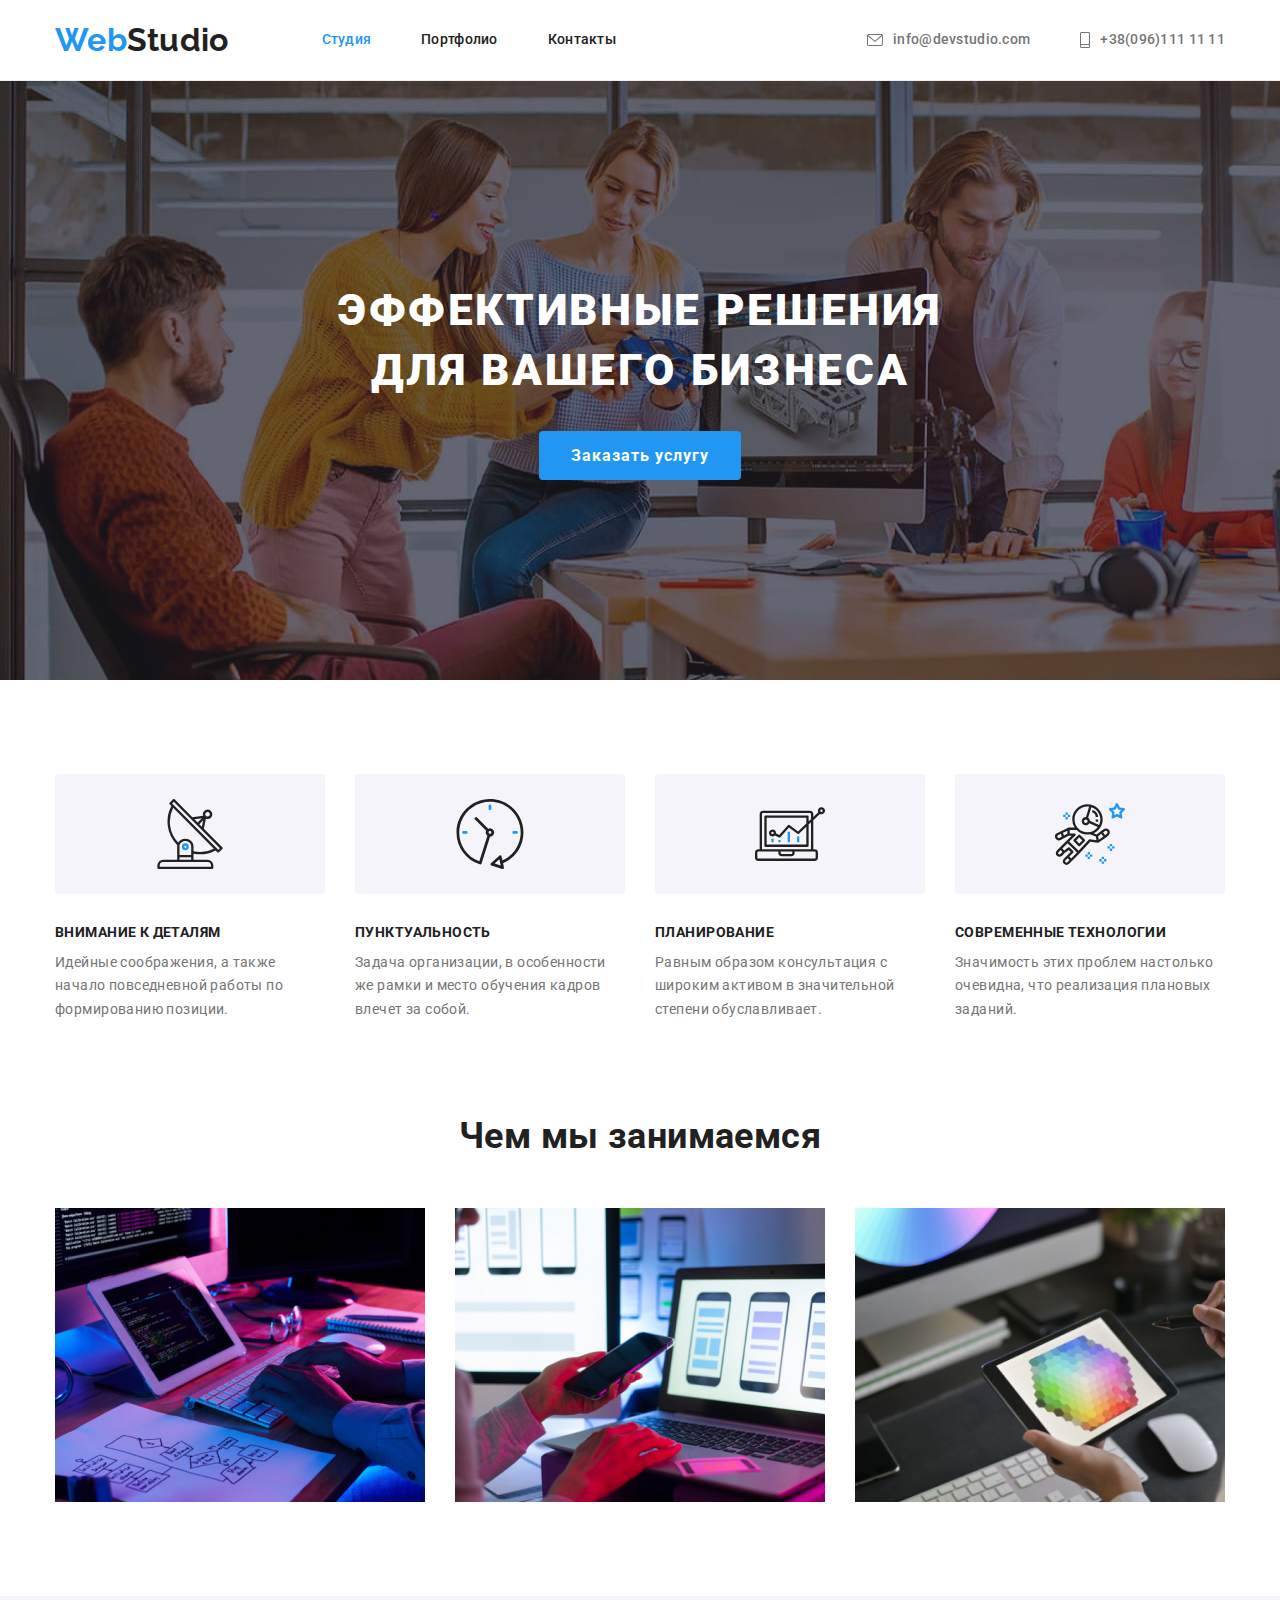
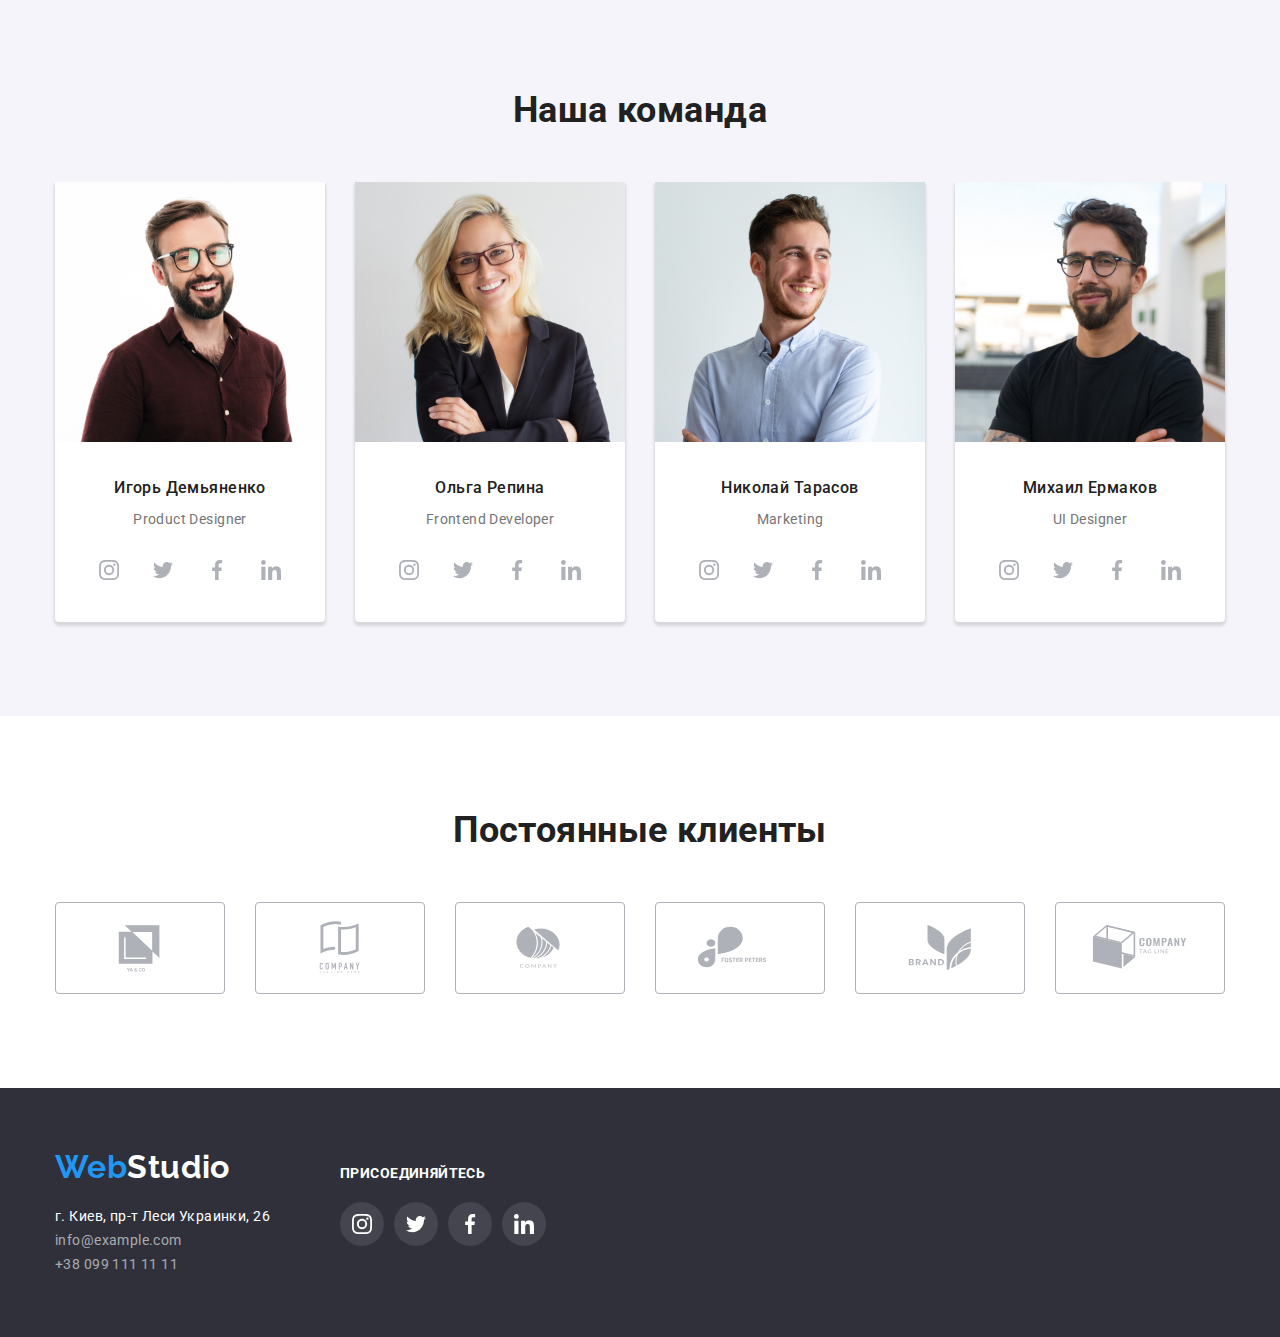
<file: index.html>
<!DOCTYPE html>
<html lang="en">

<head>
   <meta charset="utf-8">
   <title>GoIt Home Work4</title>
   <link rel="preconnect" href="https://fonts.googleapis.com">
   <link rel="preconnect" href="https://fonts.gstatic.com" crossorigin>
   <link href="https://fonts.googleapis.com/css2?family=Raleway:wght@700&family=Roboto:wght@400;500;700&display=swap"
      rel="stylesheet">
   <link rel="stylesheet"
      href="https://cdnjs.cloudflare.com/ajax/libs/modern-normalize/1.0.0/modern-normalize.min.css" />
   <link rel="stylesheet" href="./css/main.css">
</head>

<body class="page">
   <!--загальний стайл body-->
   <header class="section header">
      <div class="container header-conteiner">
         <nav class="header-list">
            <a href="index.html" class="logo-header"><span style="color: var(--accent-color)">Web</span>Studio</a>

            <ul class="style-nav">
               <li class="link-list"><a class="link current" href="index.html">Студия</a></li>
               <li class="link-list"><a class="link" href="portfolio.html">Портфолио</a></li>
               <li class="link-list"><a class="link" href="">Контакты</a></li>
            </ul>
         </nav>

         <ul class="info">
            <li class="info-list">

               <a class="info-link" href="mailto:info@devstudio.com">
                  <svg class="info-icon" width="16" height="12">
                     <use href="./img/icon/icons.svg#icon-envelope"></use>
                  </svg>
                  info@devstudio.com</a>
            </li>
            <li class="info-list">
               <a class="info-link" href="tel:+380961111111">
                  <svg class="info-icon" width="10" height="16">
                     <use href="./img/icon/icons.svg#icon-phone"></use>
                  </svg>
                  +38(096)111 11 11</a>
            </li>
         </ul>
      </div>
   </header>

   <main>
      <!--секція Герой-->
      <section class="section herostyle background-hero">
         <div class="container hero ">

            <h1 class="hero-title">Эффективные решения для вашего бизнеса</h1>

            <button type="button" class="hero-button" name="Order services">Заказать услугу</button>

         </div>
      </section>

      <!--секція Особливості-->
      <section class="section special">

         <div class="container galary-top">

            <h2 class="special-title visually-hidden">Особенности</h2>

            <ul class="galery-special">
               <li class="subtitle-list">
                  <div class="card-icon">
                     <svg class="galery-icon" width="70" height="70">
                        <use href="./img/icon/icons.svg#icon-antenna"></use>
                     </svg>
                  </div>
                  <h3 class=" special-subtitle">Внимание к деталям</h3>
                  <p class="special-text">Идейные соображения, а также начало повседневной работы по формированию
                     позиции.
                  </p>
               </li>

               <li class="subtitle-list">
                  <div class="card-icon">
                     <svg class="galery-icon" width="70" height="70">
                        <use href="./img/icon/icons.svg#icon-clock"></use>
                     </svg>
                  </div>
                  <h3 class="special-subtitle">Пунктуальность</h3>
                  <p>Задача организации, в особенности же рамки и место обучения кадров влечет за собой.</p>
               </li>

               <li class="subtitle-list">
                  <div class="card-icon">
                     <svg class="galery-icon" width="70" height="70">
                        <use href="./img/icon/icons.svg#icon-diagram"></use>
                     </svg>
                  </div>
                  <h3 class="special-subtitle">Планирование</h3>
                  <p>Равным образом консультация с широким активом в значительной степени обуславливает.</p>
               </li>

               <li class="subtitle-list">
                  <div class="card-icon">
                     <svg class="galery-icon" width="70" height="70">
                        <use href="./img/icon/icons.svg#icon-astronaut"></use>
                     </svg>
                  </div>
                  <h3 class="special-subtitle">Современные технологии</h3>
                  <p>Значимость этих проблем настолько очевидна, что реализация плановых заданий.</p>
               </li>

            </ul>
         </div>
      </section>

      <!--секція Галерея-->
      <section class="section work">

         <div class=" container work-list">

            <h2 class="work-title">Чем мы занимаемся</h2>

            <ul class="work-title-img">

               <li class="work-img">
                  <a class="work-link" href="">
                     <img class="pict" src="./img/box1.jpg" alt="Desk top" width="370" height="294">
                  </a>
               </li>

               <li class="work-img">
                  <a class="work-link" href="">
                     <img class="pict" src="./img/box2.jpg " alt="Mobile phone" width="370" height="294">
                  </a>
               </li>

               <li class="work-img">
                  <a class="work-link" href="">
                     <img class="pict" src="./img/box3.jpg " alt="Tabl" width="370" height="294">
                  </a>
               </li>
            </ul>
         </div>
      </section>

      <!--секція Команда-->
      <section class="section team">
         <div class="container teams-list">
            <h2 class="team-title">Наша команда</h2>
            <ul class="team-list">

               <li class="personal-pict"><img src="./img/card1.jpg" alt="Desk top" width="270">
                  <div class="personal-title">
                     <h3 class="personal-name">Игорь Демьяненко</h3>
                     <p class="personal-position">Product Designer</p>
                     <ul class="personals-tags">
                        <li class="persomal-link">
                           <a class="socials" href="https://www.instagram.com/" target="_blank"
                              rel="noopener noreferrer" aria-label="Инстаграм">

                              <svg class="social-icon" width="20" height="20">
                                 <use href="./img/icon/icons.svg#icon-instagram"></use>
                              </svg>
                           </a>
                        </li>
                        <li class="persomal-link">
                           <a class="socials" href="//www.https://twitter.com/" target="_blank"
                              rel="noopener noreferrer" aria-label="Твитер">

                              <svg class="social-icon" width="20" height="20">
                                 <use href="./img/icon/icons.svg#icon-twitter"></use>
                              </svg>
                           </a>
                        </li>
                        <li class="persomal-link">
                           <a class="socials" href="https://www.facebook.com/" target="_blank" rel="noopener noreferrer"
                              aria-label="Фейсбук">

                              <svg class="social-icon" width="20" height="20">
                                 <use href="./img/icon/icons.svg#icon-facebook"></use>
                              </svg>
                           </a>
                        </li>
                        <li class="persomal-link">
                           <a class="socials" href="https://www.linkedin.com/" target="_blank" rel="noopener noreferrer"
                              aria-label="Линкедин">

                              <svg class="social-icon" width="20" height="20">
                                 <use href="./img/icon/icons.svg#icon-linkedin"></use>
                              </svg>
                           </a>
                        </li>
                     </ul>


               <li class="personal-pict"><img src="./img/card2.jpg" alt="Desk top" width="270">
                  <div class="personal-title">
                     <h3 class="personal-name">Ольга Репина</h3>
                     <p class="personal-position">Frontend Developer</p>
                     <ul class="personals-tags">
                        <li class="persomal-link">
                           <a class="socials" href="https://www.instagram.com/" target="_blank"
                              rel="noopener noreferrer" aria-label="Инстаграм">

                              <svg class="social-icon" width="20" height="20">
                                 <use href="./img/icon/icons.svg#icon-instagram"></use>
                              </svg>
                           </a>
                        </li>
                        <li class="persomal-link">
                           <a class="socials" href="//www.https://twitter.com/" target="_blank"
                              rel="noopener noreferrer" aria-label="Твитер">

                              <svg class="social-icon" width="20" height="20">
                                 <use href="./img/icon/icons.svg#icon-twitter"></use>
                              </svg>
                           </a>
                        </li>
                        <li class="persomal-link">
                           <a class="socials" href="https://www.facebook.com/" target="_blank" rel="noopener noreferrer"
                              aria-label="Фейсбук">

                              <svg class="social-icon" width="20" height="20">
                                 <use href="./img/icon/icons.svg#icon-facebook"></use>
                              </svg>
                           </a>
                        </li>
                        <li class="persomal-link">
                           <a class="socials" href="https://www.linkedin.com/" target="_blank" rel="noopener noreferrer"
                              aria-label="Линкедин">

                              <svg class="social-icon" width="20" height="20">
                                 <use href="./img/icon/icons.svg#icon-linkedin"></use>
                              </svg>
                           </a>
                        </li>
                     </ul>
                  </div>

               </li>


               <li class="personal-pict"><img src="./img/card3.jpg" alt="Desk top" width="270">
                  <div class="personal-title">
                     <h3 class="personal-name">Николай Тарасов</h3>
                     <p class="personal-position">Marketing</p>
                     <ul class="personals-tags">
                        <li class="persomal-link">
                           <a class="socials" href="https://www.instagram.com/" target="_blank"
                              rel="noopener noreferrer" aria-label="Инстаграм">

                              <svg class="social-icon" width="20" height="20">
                                 <use href="./img/icon/icons.svg#icon-instagram"></use>
                              </svg>
                           </a>
                        </li>
                        <li class="persomal-link">
                           <a class="socials" href="//www.https://twitter.com/" target="_blank"
                              rel="noopener noreferrer" aria-label="Твитер">

                              <svg class="social-icon" width="20" height="20">
                                 <use href="./img/icon/icons.svg#icon-twitter"></use>
                              </svg>
                           </a>
                        </li>
                        <li class="persomal-link">
                           <a class="socials" href="https://www.facebook.com/" target="_blank" rel="noopener noreferrer"
                              aria-label="Фейсбук">

                              <svg class="social-icon" width="20" height="20">
                                 <use href="./img/icon/icons.svg#icon-facebook"></use>
                              </svg>
                           </a>
                        </li>
                        <li class="persomal-link">
                           <a class="socials" href="https://www.linkedin.com/" target="_blank" rel="noopener noreferrer"
                              aria-label="Линкедин">

                              <svg class="social-icon" width="20" height="20">
                                 <use href="./img/icon/icons.svg#icon-linkedin"></use>
                              </svg>
                           </a>
                        </li>
                     </ul>
                  </div>
               </li>


               <li class="personal-pict"><img src="./img/card4.jpg" alt="Desk top" width="270">
                  <div class="personal-title">
                     <h3 class="personal-name">Михаил Ермаков</h3>
                     <p class="personal-position">UI Designer</p>
                     <ul class="personals-tags">
                        <li class="persomal-link">
                           <a class="socials" href="https://www.instagram.com/" target="_blank"
                              rel="noopener noreferrer" aria-label="Инстаграм">

                              <svg class="social-icon" width="20" height="20">
                                 <use href="./img/icon/icons.svg#icon-instagram"></use>
                              </svg>
                           </a>
                        </li>
                        <li class="persomal-link">
                           <a class="socials" href="//www.https://twitter.com/" target="_blank"
                              rel="noopener noreferrer" aria-label="Твитер">

                              <svg class="social-icon" width="20" height="20">
                                 <use href="./img/icon/icons.svg#icon-twitter"></use>
                              </svg>
                           </a>
                        </li>
                        <li class="persomal-link">
                           <a class="socials" href="https://www.facebook.com/" target="_blank" rel="noopener noreferrer"
                              aria-label="Фейсбук">

                              <svg class="social-icon" width="20" height="20">
                                 <use href="./img/icon/icons.svg#icon-facebook"></use>
                              </svg>
                           </a>
                        </li>
                        <li class="persomal-link">
                           <a class="socials" href="https://www.linkedin.com/" target="_blank" rel="noopener noreferrer"
                              aria-label="Линкедин">

                              <svg class="social-icon" width="20" height="20">
                                 <use href="./img/icon/icons.svg#icon-linkedin"></use>
                              </svg>
                           </a>
                        </li>
                     </ul>
                  </div>
               </li>

            </ul>
         </div>
      </section>


      <!--секція Постійні клієнти-->
      <section class="section client">
         <div class="container client-general">
            <h2 class="client-title">Постоянные клиенты</h2>

            <ul class="client-subtitle">
               <li class="client-card">
                  <a class="client-link" href="">
                     <svg class="client-icon" width="106" height="60">
                        <use href="./img/icon/icons.svg#icon-logo"></use>
                     </svg></a>
               </li>
               <li class="client-card">
                  <a class="client-link" href="">
                     <svg class="client-icon" width="106" height="60">
                        <use href="./img/icon/icons.svg#icon-logo-1"></use>
                     </svg></a>
               </li>
               <li class="client-card">
                  <a class="client-link" href="">
                     <svg class="client-icon" width="106" height="60">
                        <use href="./img/icon/icons.svg#icon-logo-2"></use>
                     </svg></a>
               </li>
               <li class="client-card">
                  <a class="client-link" href="">
                     <svg class="client-icon" width="106" height="60">
                        <use href="./img/icon/icons.svg#icon-logo-3"></use>
                     </svg></a>
               </li>
               <li class="client-card">
                  <a class="client-link" href="">
                     <svg class="client-icon" width="106" height="60">
                        <use href="./img/icon/icons.svg#icon-logo-4"></use>
                     </svg></a>
               </li>
               <li class="client-card">
                  <a class="client-link" href="">
                     <svg class="client-icon" width="106" height="60">
                        <use href="./img/icon/icons.svg#icon-logo-5"></use>
                     </svg></a>
               </li>
            </ul>
         </div>
   </main>

   <!--секція Футер-->
   <footer class="section footer">


      <div class="container footerstyle">

         <!--<h2 class="visually-hidden">Address</h2>-->
         <div class="container-box">
            <a class="logo-footer" href="index.html"><span style="color: var(--accent-color)">Web</span>Studio</a>
            <address class="adress-title">
               <ul class="adress-list">
                  <li class="list"><a class="address" href="addres:г.Киев,пр-тЛесиУкраинки,26">г. Киев, пр-т Леси
                        Украинки,
                        26</a>
                  </li>
                  <li class="list"><a class="mail-footer" href="mailto:info@example.com">info@example.com</a></li>
                  <li class="list"><a class="tel-footer" href="tel:+380991111111">+38 099 111 11 11</a></li>
               </ul>
            </address>
         </div>
         <div class="common">
            <h2 class="common-name">Присоединяйтесь</h2>
            <ul class="common-tags">
               <li class="common-list">
                  <a class="common-logo" href="https://www.instagram.com/" target="_blank" rel="noopener noreferrer"
                     aria-label="Инстаграм">

                     <svg class="common-icon" width="20" height="20">
                        <use href="./img/icon/icons.svg#icon-instagram"></use>
                     </svg>
                  </a>
               </li>
               <li class="common-list">
                  <a class="common-logo" href="//www.https://twitter.com/" target="_blank" rel="noopener noreferrer"
                     aria-label="Твитер">

                     <svg class="common-icon" width="20" height="20">
                        <use href="./img/icon/icons.svg#icon-twitter"></use>
                     </svg>
                  </a>
               </li>
               <li class="common-list">
                  <a class="common-logo" href="https://www.facebook.com/" target="_blank" rel="noopener noreferrer"
                     aria-label="Фейсбук">

                     <svg class="common-icon" width="20" height="20">
                        <use href="./img/icon/icons.svg#icon-facebook"></use>
                     </svg>
                  </a>
               </li>
               <li class="common-list">
                  <a class="common-logo" href="https://www.linkedin.com/" target="_blank" rel="noopener noreferrer"
                     aria-label="Линкедин">

                     <svg class="common-icon" width="20" height="20">
                        <use href="./img/icon/icons.svg#icon-linkedin"></use>
                     </svg>
                  </a>
               </li>
            </ul>
         </div>
      </div>
   </footer>
</body>

</html>
</file>
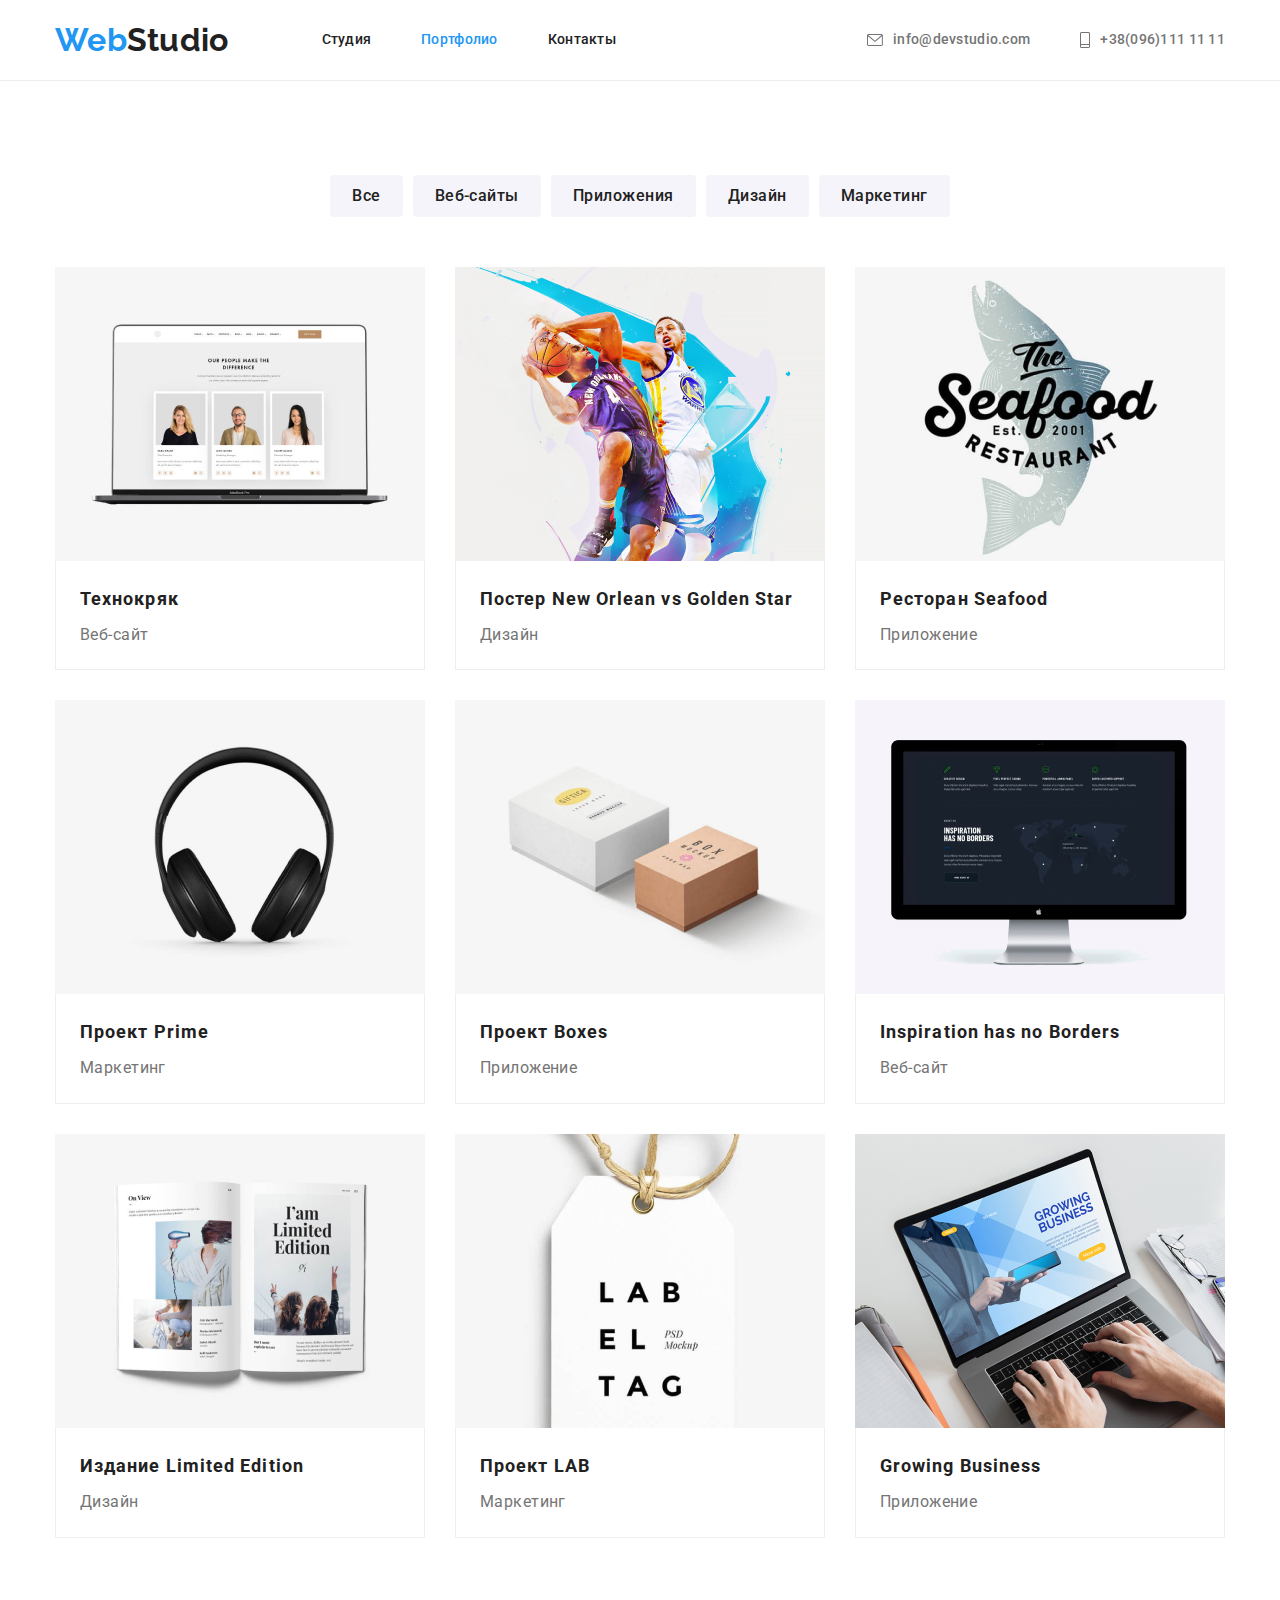
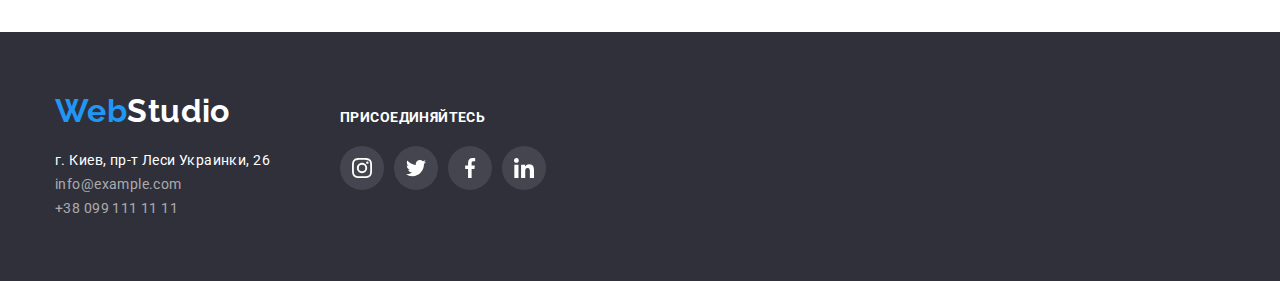
<file: portfolio.html>
<!DOCTYPE html>
<html lang="en">

<head>
   <meta charset="utf-8">
   <title>GoIt Home Work4</title>
   <link rel="preconnect" href="https://fonts.googleapis.com">
   <link rel="preconnect" href="https://fonts.gstatic.com" crossorigin>
   <link href="https://fonts.googleapis.com/css2?family=Raleway:wght@700&family=Roboto:wght@400;500;700&display=swap"
      rel="stylesheet">
   <link rel="stylesheet"
      href="https://cdnjs.cloudflare.com/ajax/libs/modern-normalize/1.0.0/modern-normalize.min.css" />
   <link rel="stylesheet" href="./css/main.css">
</head>

<body class="page">
   <!--загальний стайл body-->
   <header class="section header">
      <div class="container header-conteiner">
         <nav class="header-list">
            <a href="index.html" class="logo-header"><span style="color: var(--accent-color)">Web</span>Studio</a>

            <ul class="style-nav">
               <li class="link-list"><a class="link" href="index.html">Студия</a></li>
               <li class="link-list"><a class="link current" href="portfolio.html">Портфолио</a></li>
               <li class="link-list"><a class="link" href="">Контакты</a></li>
            </ul>
         </nav>

         <ul class="info">
            <li class="info-list">

               <a class="info-link" href="mailto:info@devstudio.com">
                  <svg class="info-icon" width="16" height="12">
                     <use href="./img/icon/icons.svg#icon-envelope"></use>
                  </svg>
                  info@devstudio.com</a>
            </li>
            <li class="info-list">
               <a class="info-link" href="tel:+380961111111">
                  <svg class="info-icon" width="10" height="16">
                     <use href="./img/icon/icons.svg#icon-phone"></use>
                  </svg>
                  +38(096)111 11 11</a>
            </li>
         </ul>
      </div>
   </header>


   <!--Новий розділ стосовно сторінки 2 ------------------------------------ -->
   <main>
      <section class="section content">

         <div class="container content">

            <!--<h1 class="portfolio visually-hidden">Портфоліо</h1>-->

            <ul class="btn-menu">
               <li class="btn-list"><button type="button" class="btn-secondary ">Все</button>
               </li>
               <li class="btn-list"><button type="button" class="btn-secondary">Веб-сайты</button></li>
               <li class="btn-list"><button type="button" class="btn-secondary">Приложения</button></li>
               <li class="btn-list"><button type="button" class="btn-secondary">Дизайн</button></li>
               <li class="btn-list"><button type="button" class="btn-secondary">Маркетинг</button></li>
            </ul>


            <ul class="portfolio-menu">

               <li class="portfolio-card">
                  <a class="portfolio-link" href="">
                     <img class="pict" src="./img/Three-people.jpg" alt="Три людини" width="370" height="294">
                     <div class="caption-subcard">
                        <h2 class="portfolio-name">Технокряк</h2>
                        <p class="portfolio-site">Веб-сайт</p>
                     </div>
                  </a>
               </li>

               <li class="portfolio-card">
                  <a class="portfolio-link" href=""><img class="pict" src="./img/two-basketman.jpg"
                        alt="Два баскетболісти" width="370" height="294">
                     <div class="caption-subcard">
                        <h2 class="portfolio-name">Постер New Orlean vs Golden Star</h2>
                        <p class="portfolio-site">Дизайн</p>
                     </div>
                  </a>
               </li>

               <li class="portfolio-card">
                  <a class="portfolio-link" href=""><img class="pict" src="./img/seefood.jpg" alt="Постер морська їжа"
                        width="370" height="294">
                     <div class="caption-subcard">
                        <h2 class="portfolio-name">Ресторан Seafood</h2>
                        <p class="portfolio-site">Приложение</p>
                     </div>
                  </a>
               </li>

               <li class="portfolio-card">
                  <a class="portfolio-link" href=""><img class="pict" src="./img/headphone.jpg" alt="Навушники"
                        width="370" height="294">
                     <div class="caption-subcard">
                        <h2 class="portfolio-name">Проект Prime</h2>
                        <p class="portfolio-site">Маркетинг</p>
                     </div>
                  </a>
               </li>

               <li class="portfolio-card">
                  <a class="portfolio-link" href=""><img class="pict" src="./img/two-box.jpg" alt="Два бокси"
                        width="370" height="294">
                     <div class="caption-subcard">
                        <h2 class="portfolio-name">Проект Boxes</h2>
                        <p class="portfolio-site">Приложение</p>
                     </div>
                  </a>
               </li>

               <li class="portfolio-card">
                  <a class="portfolio-link" href=""><img class="pict" src="./img/desktop.jpg" alt="Монітор компьютера"
                        width="370" height="294">
                     <div class="caption-subcard">
                        <h2 class="portfolio-name">Inspiration has no Borders</h2>
                        <p class="portfolio-site">Веб-сайт</p>
                     </div>
                  </a>
               </li>

               <li class="portfolio-card">
                  <a class="portfolio-link" href=""><img class="pict" src="./img/magazine.jpg" alt="Журнал" width="370"
                        height="294">
                     <div class="caption-subcard">
                        <h2 class="portfolio-name">Издание Limited Edition</h2>
                        <p class="portfolio-site">Дизайн</p>
                     </div>
                  </a>
               </li>

               <li class="portfolio-card">
                  <a class="portfolio-link" href=""><img class="pict" src="./img/alphabet.jpg" alt="Алфавіт" width="370"
                        height="294">
                     <div class="caption-subcard">
                        <h2 class="portfolio-name">Проект LAB</h2>
                        <p class="portfolio-site">Маркетинг</p>
                     </div>
                  </a>
               </li>

               <li class="portfolio-card">
                  <a class="portfolio-link" href=""><img class="pict" src="./img/laptop.jpg" alt="Лап топ" width="370"
                        height="294">
                     <div class="caption-subcard">
                        <h2 class="portfolio-name">Growing Business</h2>
                        <p class="portfolio-site">Приложение</p>
                     </div>
                  </a>
               </li>

            </ul>

         </div>
      </section>
   </main>

   <!--секція Футер-->
   <footer class="section footer">


      <div class="container footerstyle">

         <!--<h2 class="visually-hidden">Address</h2>-->
         <div class="container-box">
            <a class="logo-footer" href="index.html"><span style="color: var(--accent-color)">Web</span>Studio</a>
            <address class="adress-title">
               <ul class="adress-list">
                  <li class="list"><a class="address" href="addres:г.Киев,пр-тЛесиУкраинки,26">г. Киев, пр-т Леси
                        Украинки,
                        26</a>
                  </li>
                  <li class="list"><a class="mail-footer" href="mailto:info@example.com">info@example.com</a></li>
                  <li class="list"><a class="tel-footer" href="tel:+380991111111">+38 099 111 11 11</a></li>
               </ul>
            </address>
         </div>
         <div class="common">
            <h2 class="common-name">Присоединяйтесь</h2>
            <ul class="common-tags">
               <li class="common-list">
                  <a class="common-logo" href="https://www.instagram.com/" target="_blank" rel="noopener noreferrer"
                     aria-label="Инстаграм">

                     <svg class="common-icon" width="20" height="20">
                        <use href="./img/icon/icons.svg#icon-instagram"></use>
                     </svg>
                  </a>
               </li>
               <li class="common-list">
                  <a class="common-logo" href="//www.https://twitter.com/" target="_blank" rel="noopener noreferrer"
                     aria-label="Твитер">

                     <svg class="common-icon" width="20" height="20">
                        <use href="./img/icon/icons.svg#icon-twitter"></use>
                     </svg>
                  </a>
               </li>
               <li class="common-list">
                  <a class="common-logo" href="https://www.facebook.com/" target="_blank" rel="noopener noreferrer"
                     aria-label="Фейсбук">

                     <svg class="common-icon" width="20" height="20">
                        <use href="./img/icon/icons.svg#icon-facebook"></use>
                     </svg>
                  </a>
               </li>
               <li class="common-list">
                  <a class="common-logo" href="https://www.linkedin.com/" target="_blank" rel="noopener noreferrer"
                     aria-label="Линкедин">

                     <svg class="common-icon" width="20" height="20">
                        <use href="./img/icon/icons.svg#icon-linkedin"></use>
                     </svg>
                  </a>
               </li>
            </ul>
         </div>
      </div>
   </footer>
</body>

</html>
</file>
<file: css/main.css>
:root {
   /*колір головний*/
   --main-text-color: #757575;
   /*колір заголовків*/
   --title-text-color: #212121;
   /*колір білий текст*/
   --main-color: #FFFFFF;

   /*колір акценту кнопок*/
   --accent-color: #2196F3;
   --hover-color: #188CE8;
   /*колір акценту кнопок*/
   --accent-second-color: #F5F4FA;
   /*колір тексту футера*/
   --footer-color: rgba(255, 255, 255, 0.6);

   /*колір фону сірої секцій*/
   --grey-color: #2F303A;
   /*колір фону білої секцій*/
   --main-color: #FFFFFF;
}

*,
::before,
::after {
   box-sizing: border-box;
}

ul {
   list-style: none;
   margin: 0;
   padding: 0;
}

a {
   text-decoration: none;
   color: currentColor;
}

li,
ol {
   margin: 0;
   padding: 0;
}

h1,
h2,
h3,
p {
   margin: 0;
}

.container {
   width: 1200px;
   padding-left: 15px;
   padding-right: 15px;
   margin-left: auto;
   margin-right: auto;
}

/* стиль загальний -------------------------------------*/
.page {
   color: var(--main-text-color);
   background-color: var(--main-color);
   font-family: "Roboto", serif;
   font-style: normal;
   font-weight: 400;
   font-size: 14px;
   line-height: 1.7;
   letter-spacing: 0.03em;
}

.visually-hidden {
   position: fixed;
   transform: scale(0);
}


.section {
   padding-top: 94px;
   padding-bottom: 94px;
}

/* стиль хедера-------------------------------------*/

/*головний блок*/

.section.header {
   padding-top: 0px;
   padding-bottom: 0px;
}

.header {
   font-weight: 500;
   line-height: 1.17;
   letter-spacing: 0.02em;

   background-color: var(--main-color);
   border-bottom: 1px solid #ECECEC;
   display: flex
}

.header-conteiner {
   display: flex;
   align-items: center;
}

.header-list {
   display: flex;
   align-items: center;
}

.style-nav {
   display: flex;
}

.link {
   color: var(--title-text-color);
   font-size: 14px;
   line-height: 1.14;

   display: flex;


}

.link:hover {
   color: var(--accent-color);
}

.current {
   color: var(--accent-color);
}

.logo-header {
   color: var(--title-text-color);
   text-decoration: none;
   font-family: "Raleway", sans-serif;
   font-weight: 700;
   font-size: 32px;
   line-height: 1.17;
   margin-right: 93px;
   display: flex;
}

.link {
   padding-top: 32px;
   padding-bottom: 32px;
   display: block;

}

.style-nav .link-list:not(:last-child) {
   margin-right: 50px;
}


.info {
   display: flex;

   font-weight: 500;
   line-height: 1.14;
   margin-left: auto;
   margin-right: 0px;
}

.info-list:not(:first-child) {
   margin-left: 50px;
}


.info-link {
   color: var(--main-text-color);
   text-decoration: none;
   padding-top: 32px;
   padding-bottom: 32px;
   display: flex;
   align-items: center;


}

.info-icon {
   fill: var(--main-text-color);
   margin-right: 10px;
}


.info-link:hover,
.info-link:focus {
   color: var(--accent-color);
}


.info-link:hover .info-icon {
   fill: var(--accent-color);
}

/*
.mail::before {
   display: inline-block;
   content: "";
   width: 16px;
   height: 12px;
   background-color: red;
   margin-right: 10px;
}*/

/* стиль ХЕДЕРА}-------------------------------------*/


/* стиль ГЕГОЙ-------------------------------------*/


.herostyle {
   background-color: var(--grey-color);
   text-align: center
}

.hero-title {
   width: 696px;
   color: var(--main-color);
   text-transform: uppercase;
   font-weight: 900;
   font-size: 44px;
   line-height: 1.36;
   letter-spacing: 0.06em;
   margin-right: auto;
   margin-left: auto;

}



.section.herostyle {
   padding-top: 200px;
   padding-bottom: 200px;

}


.background-hero {
   max-width: 1600px;
   background-image: linear-gradient(to top,
         rgba(47, 48, 58, 0.4),
         rgba(47, 48, 58, 0.4)),
      url(../img/icon/general-img\ .jpg);

   background-repeat: no-repeat;
   margin-left: auto;
   margin-right: auto;
}


.hero-button {
   color: var(--main-color);
   font-weight: 700;
   font-size: 16px;
   line-height: 1.85;
   letter-spacing: 0.06em;

   margin-top: 30px;
   padding-top: 10px;
   padding-bottom: 10px;
   padding-left: 32px;
   padding-right: 32px;
   cursor: pointer;
   border-radius: 4px;
   border: none;
   background-color: var(--accent-color);
}

.hero-button:hover,
.hero-button:focus {
   background-color: #188CE8;
}

.current-button {
   color: var(--main-color);
   background-color: var(--accent-color);
}

/* стиль ГЕГОЙ-------------------------------------*/

/* стиль Особливості-------------------------------------*/


.galery-special {
   display: flex;
   flex-wrap: wrap;
}

/*.special {
   background-color: grey;
}*/

.subtitle-list {
   width: 270px;
   margin-right: 30px;
}

.hero-title::before {
   display: block;
   margin-right: 20px;
   width: 50px;
   height: 50px;
   background-color: red;
}




.subtitle-list .p {
   margin-bottom: 10px;
}

.subtitle-list:last-child {
   margin-right: 0px;
}

.special-subtitle {
   color: var(--title-text-color);
   font-size: 14px;
   font-weight: 700;
   line-height: 1.17;
   text-transform: uppercase;
   margin-top: 30px;
   margin-bottom: 10px;
}

.galery-icon {
   display: block;
}



.card-icon {
   width: 270px;
   height: 120px;
   background-color: #F5F4FA;
   border-radius: 4px;
   display: flex;
   justify-content: center;
   align-items: center;

}


/* стиль Особливості-------------------------------------*/


/* стиль Галерея-------------------------------------*/

section.work {
   padding-top: 0px;
}

.work-title {

   color: var(--title-text-color);
   font-size: 36px;
   font-weight: 700;
   line-height: 1.16;

   margin-bottom: 50px;
   display: flex;
   justify-content: center;
}

.work-title-img {
   display: flex;
   flex-wrap: wrap;
}

.work-img {
   margin-right: 30px;
   justify-content: center;
   display: flex;
}

.work-img:last-child {
   margin-right: 0px;
}

.pict {
   display: block;
}

/* стиль Галерея-------------------------------------*/

/* стиль Команда-------------------------------------*/

.section.team {
   background-color: var(--accent-second-color);
   text-align: center;
   padding-top: 94px;
   padding-bottom: 94px;
}

.team-title {
   color: var(--title-text-color);
   font-size: 36px;
   font-weight: 700;
   line-height: 1.16;
   display: flex;
   justify-content: center;
}

.team-list {
   margin-top: 50px;
   display: flex;
}

.personal-pict {
   display: block;
   box-sizing: border-box;
   width: 270px;

   box-sizing: border-box;
   background-color: #FFFFFF;
   border-bottom-right-radius: 4px;
   border-bottom-left-radius: 4px;
   box-shadow: 0px 3px 3px 1px rgba(0, 0, 0, 0.12);
   text-align: center;
}

.personal-pict .img {
   display: block;
}


.personal-pict:not(:last-child) {
   margin-right: 30px;
}


.personal-title {
   padding-top: 30px;
   padding-bottom: 30px;

}


.personal-name {
   color: var(--title-text-color);
   font-size: 16px;
   font-weight: 500;
   line-height: 1.18;
   display: flex;
   justify-content: center;
}

.personal-position {
   margin-top: 10px;
   display: flex;
   justify-content: center;
}

.team-list {
   display: flex;
   justify-content: center;
   align-items: center;
}

.personals-tags {
   display: flex;
   justify-content: center;
   margin-top: 16px;
}



.persomal-link {
   display: flex;
   flex-direction: row;

   align-items: center;
   justify-content: center;
   margin-right: 10px;
}

.persomal-link:last-child {
   margin-right: 0px;
}


.socials {
   display: flex;
   background-color: #FFFFFF;

   width: 44px;
   height: 44px;
   border-radius: 50%;
   align-items: center;
   justify-content: center;
   border: none;
}


.social-icon {
   display: flex;
   fill: rgba(175, 177, 184, 1);

}

.socials:hover,
.socials:focus {
   background-color: var(--accent-color);

}

.socials:hover .social-icon,
.socials:focus .social-icon {
   fill: var(--main-color);
}


/* стиль Команда-------------------------------------*/

/* стиль Постійні клієнти--------------------------*/


.section.client {
   padding-top: 94px;
   padding-bottom: 94px;
}


.client-title {
   color: var(--title-text-color);
   font-size: 36px;
   font-weight: 700;
   line-height: 1.16;
   display: flex;
   justify-content: center;
}

.client-subtitle {
   display: flex;
   justify-content: center;
   margin-top: 50px;
}


.client-link {
   border: 1px solid #AFB1B8;
   width: 170px;
   height: 92px;
   border-radius: 4px;

   display: flex;
   align-items: center;
   justify-content: center;
}

.client-card {
   margin-right: 30px;
}

.client-card:last-child {
   margin-right: 0px;
}

.client-icon {
   fill: rgba(175, 177, 184, 1);
}



.client-link:hover,
.client-link:focus {
   border-color: var(--accent-color);
}

.client-link:hover .client-icon {
   fill: var(--accent-color);
}

/* стиль Футер-------------------------------------*/
.section.footer {
   background-color: var(--grey-color);
   padding-top: 60px;
   padding-bottom: 60px;
   display: flex;

}


.container.footerstyle {
   display: flex;
   align-items: baseline;
}



.logo-footer {
   display: flex;
   color: var(--main-color);
   text-decoration: none;
   font-family: "Raleway", sans-serif;
   font-weight: 700;
   font-size: 32px;
   line-height: 1.17;
   margin-right: 0px;
}

.adress-title {
   /*display: flex;*/
   margin-top: 20px;
}

.adress-list {
   /*display: flex;*/
   flex-direction: column;
}

.address {
   color: var(--main-color);
   text-decoration: none;
   font-style: normal;
   font-size: 14px;
   line-height: 1.7;
   display: flex;

}

.adress-list.address,
.adress-list.mail-footer {
   margin-bottom: 9px;
}


.mail-footer,
.tel-footer {
   color: var(--footer-color);
   text-decoration: none;
   font-style: normal;
}

.mail-footer:hover,
.mail-footer:focus {
   color: var(--accent-color);
}

.common {
   display: flex;
   flex-direction: column;
}

.common {
   display: flex;
   margin-left: 70px;

}

.common-name {
   text-transform: uppercase;
   color: var(--main-color);
   font-weight: 700;
   font-size: 14px;
   line-height: 1.14;
}

.common-tags {
   display: flex;
   justify-content: center;
   margin-top: 20px;
}


.common-list {
   margin-right: 10px;
}

.common-list:last-child {
   margin-right: 0px;
}

.common-logo {
   display: flex;
   fill: #FFFFFF;

   width: 44px;
   height: 44px;
   background-color: rgba(255, 255, 255, 0.1);
   border-radius: 50%;
   align-items: center;
   justify-content: center;
}

.common-logo:hover,
.common-logo:focus {
   background-color: var(--accent-color);
}


/* стиль Кнопки другої сторінки-------------------------*/


.btn-menu {
   display: flex;
   flex-direction: row;
   margin-bottom: 50px;
   justify-content: center;
}

.btn-secondary {
   color: var(--title-text-color);
   font-weight: 500;
   font-size: 16px;
   line-height: 1.85;
   letter-spacing: 0.03em;
   cursor: pointer;
   background-color: var(--accent-second-color);
   padding-left: 22px;
   padding-right: 22px;
   padding-top: 6px;
   padding-bottom: 6px;
   border-radius: 4px;
   border: none;
}

.btn-list:not(:last-child) {
   margin-right: 10px;
}

.current-btn-secondary {
   color: var(--main-color);
   background-color: var(--accent-color);
   box-shadow: 0px 3px 1px rgba(0, 0, 0, 0.1), 0px 1px 2px rgba(0, 0, 0, 0.08), 0px 2px 2px rgba(0, 0, 0, 0.12);
   border-radius: 4px;
}



.btn-secondary:hover,
.btn-secondary:focus {
   color: var(--main-color);
   background-color: var(--accent-color);
   box-shadow: 0px 3px 1px rgba(0, 0, 0, 0.1), 0px 1px 2px rgba(0, 0, 0, 0.08), 0px 2px 2px rgba(0, 0, 0, 0.12);
}

/* стиль ПОРТФОЛІО-------------------------------*/

.section.content {
   padding-top: 94px;
   padding-bottom: 94px;
}

.portfolio-menu-card {
   display: flex;
}

.portfolio-menu {
   display: flex;
   flex-wrap: wrap;

}

.portfolio-card {
   box-sizing: border-box;


   margin-right: 30px;
   margin-bottom: 30px;
}

.portfolio-card:nth-child(3n + 3) {
   margin-right: 0px;
}


.portfolio-card:nth-last-child(-n + 3) {
   margin-bottom: 0px;
}


.caption-subcard {
   border-bottom: 1px solid #EEEEEE;
   border-right: 1px solid #EEEEEE;
   border-left: 1px solid #EEEEEE;
   padding-left: 24px;
   padding-right: 24px;
   padding-top: 20px;
   padding-bottom: 20px;
}

.portfolio-name {
   color: var(--title-text-color);
   font-size: 18px;
   font-weight: 700;
   line-height: 2;
   letter-spacing: 0.06em;
   margin-bottom: 4px;
}

.portfolio-site {
   color: var(--main-text-color);
   font-size: 16px;
   line-height: 1.8;

}

.pict {
   display: block;
   padding: 0;
}

.portfolio-link {
   display: block;
}

.portfolio-link:hover,
.portfolio-link:focus {

   box-shadow: 0px 1px 1px rgba(0, 0, 0, 0.12), 0px 4px 4px rgba(0, 0, 0, 0.06), 1px 4px 6px rgba(0, 0, 0, 0.16);

}
</file>
